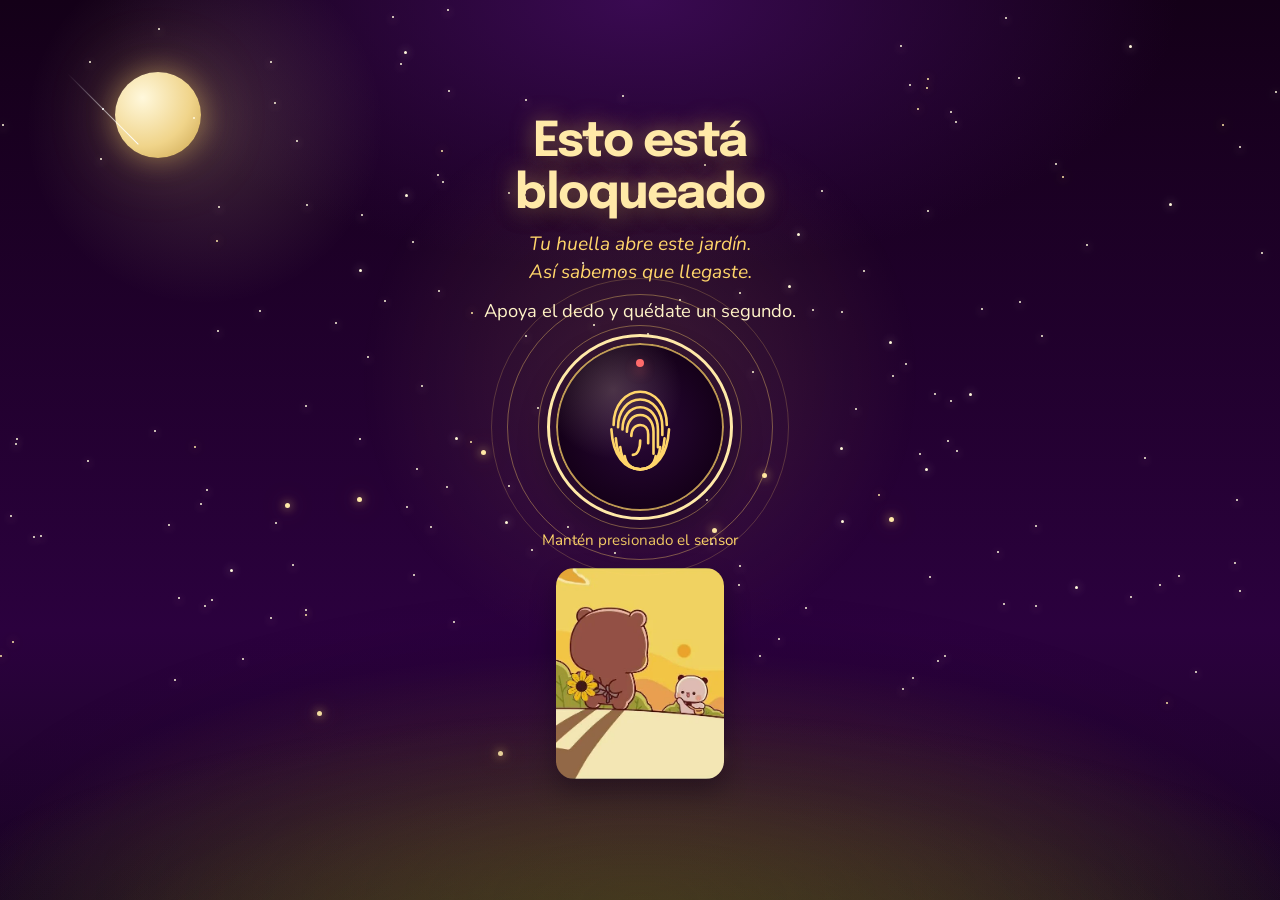
<file: index.html>
<!DOCTYPE html>
<html lang="es">
<head>
    <meta charset="UTF-8">
    <meta name="viewport" content="width=device-width, initial-scale=1.0">
    <title>Flores amarillas</title>
    <meta http-equiv="refresh" content="0; url=2026/">
    <link rel="canonical" href="2026/">
    <script>location.replace("2026/");</script>
</head>
<body>
    <p><a href="2026/">2026</a> · <a href="2025/">2025</a></p>
</body>
</html>
</file>
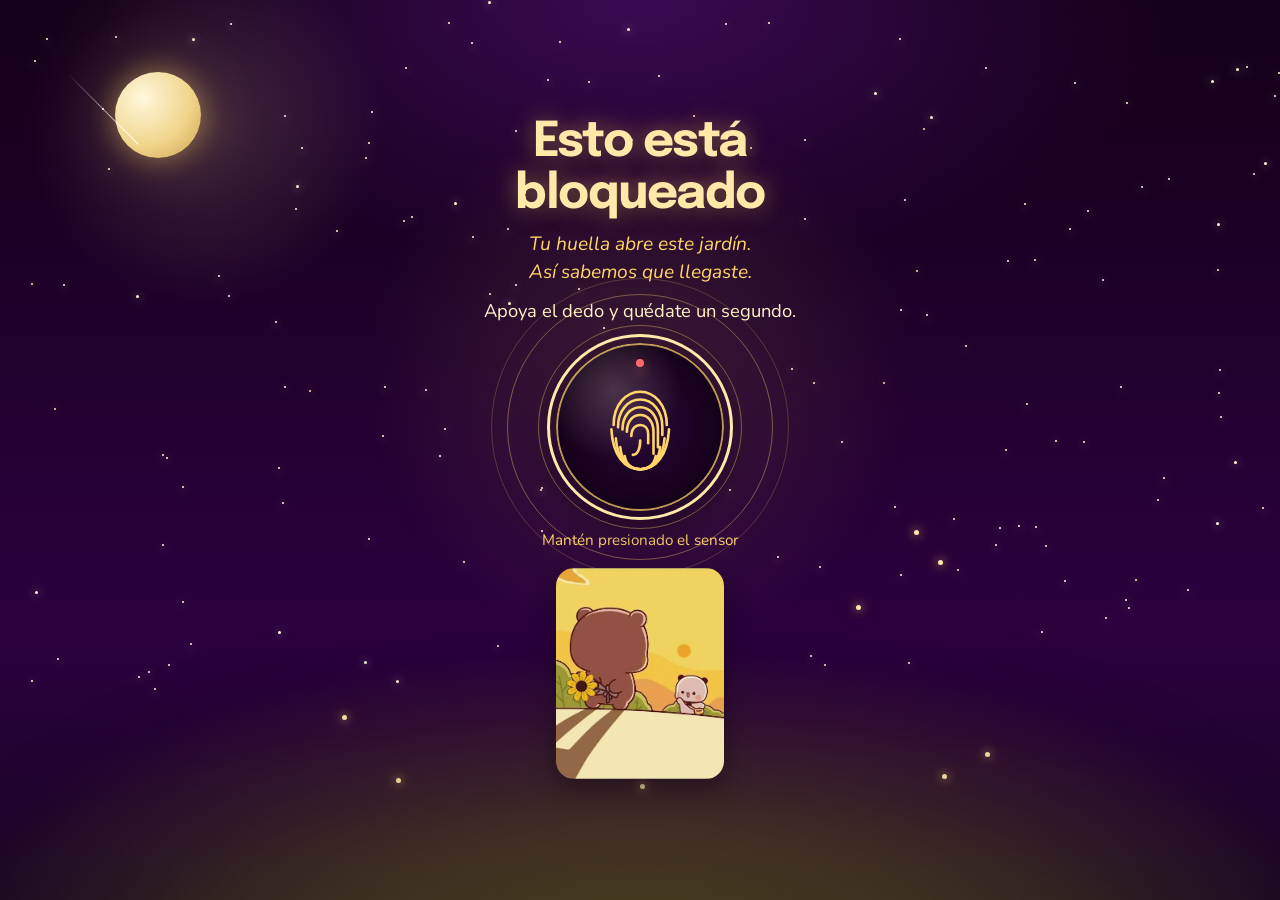
<file: 2026/index.html>
<!DOCTYPE html>
<html lang="es">
<head>
    <meta charset="UTF-8">
    <meta name="viewport" content="width=device-width, initial-scale=1.0, viewport-fit=cover">
    <title>Feliz día de las flores amarillas</title>
    <meta property="og:title" content="Feliz día de las Flores Amarillas">
    <meta property="og:description" content="Te regalo estas flores amarillas">
    <meta property="og:image" content="https://te-deseo-feliz-21-de-septiembre.netlify.app/assets/icon.png">
    <meta property="og:url" content="https://te-deseo-feliz-21-de-septiembre.netlify.app/2026/">
    <meta property="og:type" content="website">
    <meta name="twitter:card" content="summary_large_image">
    <meta name="twitter:title" content="Feliz día de las Flores Amarillas">
    <meta name="twitter:description" content="Te regalo estas flores amarillas">
    <meta name="twitter:image" content="https://te-deseo-feliz-21-de-septiembre.netlify.app/assets/icon.png">
    <link rel="preconnect" href="https://fonts.googleapis.com">
    <link rel="preconnect" href="https://fonts.gstatic.com" crossorigin="">
    <link href="https://fonts.googleapis.com/css2?family=Epilogue:wght@500;700&family=Nunito:wght@400;600&display=swap" rel="stylesheet">
    <link rel="stylesheet" href="/2026/css/index.css">
    <link rel="stylesheet" href="/2026/css/lock.css">
    <link rel="stylesheet" href="/2026/css/bouquet.css">
    <link rel="icon" href="data:image/svg+xml,%3Csvg xmlns='http://www.w3.org/2000/svg' viewBox='0 0 100 100'%3E%3Ccircle cx='50' cy='50' r='46' fill='%23ffd700'/%3E%3Ccircle cx='50' cy='50' r='16' fill='%23654321'/%3E%3C/svg%3E">
</head>
<body class="is-locked not-loaded">
    <!--
      THESIS: The garden stays shut until her fingerprint matches; the lock is a gold sensor in the same night, not a bank screen.
      OWN-WORLD: Deep plum night, liquid gold type, gold-ringed pad, scan as a petal of light.
      STORY: She finds it blocked, holds her print, hears it match, then the garden opens.
      FIRST VIEWPORT: Centered title, pulsing gold pad, hint under the sensor; garden waits behind the veil.
      FORM: Night garden lock. FINISH: unreviewed and undocumented is unfinished; this build ends with the finish review, the verdict, and DESIGN.md
    -->
    <div class="night" aria-hidden="true">
        <div class="moon"></div>
        <div class="field"></div>
        <div class="shooting-star"></div>
        <div class="shooting-star shooting-star--late"></div>
    </div>
    <div id="lock-gate" class="lock-gate" role="dialog" aria-modal="true" aria-labelledby="lock-title" aria-describedby="lock-context lock-status" data-state="idle">
        <div class="lock-gate__bloom" aria-hidden="true"></div>
        <div class="lock-gate__copy">
            <h1 id="lock-title" class="lock-gate__title">Esto está bloqueado</h1>
            <p id="lock-context" class="lock-gate__context">Tu huella abre este jardín. Así sabemos que llegaste.</p>
            <p id="lock-status" class="lock-gate__status" role="status" aria-live="polite" aria-atomic="true">Apoya el dedo y quédate un segundo.</p>
        </div>
        <button type="button" id="lock-pad" class="lock-pad" aria-describedby="lock-hint">
            <span class="lock-pad__rings" aria-hidden="true"></span>
            <span class="lock-pad__light" aria-hidden="true"></span>
            <span class="lock-pad__well" aria-hidden="true">
            <svg class="lock-pad__print" viewBox="0 0 80 96" fill="none">
                <path d="M16 46c0-18 11-30 24-30s24 12 24 30"></path>
                <path d="M20 48c0-15 9-25 20-25s20 10 20 25v7"></path>
                <path d="M24 50c0-12 7-20 16-20s16 8 16 20v16"></path>
                <path d="M28 52c0-9 5-15 12-15s12 6 12 15v20"></path>
                <path d="M32 56c0-6 3.2-10 8-10 4.2 0 7.2 3.2 7.2 8.4v8"></path>
                <path d="M40 60c0 8-2.6 13-6.6 13"></path>
                <path d="M14 50c1.4 24 12 36 26 36"></path>
                <path d="M66 50c-1.4 24-12 36-26 36"></path>
                <path d="M18 58c1.4 18 10 28 22 28"></path>
                <path d="M62 58c-1.4 18-10 28-22 28"></path>
                <path d="M22 66c1.2 12 8 20 18 20"></path>
                <path d="M58 66c-1.2 12-8 20-18 20"></path>
                <path d="M26 74c1 7 6 12 14 12"></path>
                <path d="M54 74c-1 7-6 12-14 12"></path>
            </svg>
            <svg class="lock-pad__check" viewBox="0 0 48 48" fill="none" aria-hidden="true">
                <path d="M12 24.5l8.2 8.2L36.5 16"></path>
            </svg>
            <span class="lock-pad__scan"></span>
            </span>
            <span class="visually-hidden">Poner huella biométrica</span>
        </button>
        <p id="lock-hint" class="lock-gate__hint">Mantén presionado el sensor</p>
        <img class="lock-sticker" src="img/bubu-hill.webp" width="415" height="521" alt="" aria-hidden="true">
        <div id="lock-burst" class="lock-burst" aria-hidden="true"></div>
    </div>
    <div id="falling-flower-container" aria-hidden="true"></div>
    <div class="stage" inert>
    <h1 class="love-title">Te traje<br>un jardín</h1>
    <img class="hug-sticker" src="img/bubu-dudu.webp" width="498" height="498" alt="" aria-hidden="true">
    <div class="poem-card">
        <span class="poem-card__seal" aria-hidden="true"></span>
        <span class="poem-card__press" aria-hidden="true"></span>
        <p id="poem-text"></p>
        <div class="poem-card-footer">
            <small>Con cariño, Crisjo</small>
        </div>
    </div>
    </div>
    <button type="button" id="listen-hint" class="listen-hint" hidden>Toca para oír</button>
    
    <div class="flowers" aria-hidden="true" inert>
        
        <div class="flower flower--1"><div class="flower__leafs flower__leafs--1"><div class="flower__leaf" style="transform: translate(-50%, -10%) rotate(0deg);"></div><div class="flower__leaf" style="transform: translate(-50%, -10%) rotate(30deg);"></div><div class="flower__leaf" style="transform: translate(-50%, -10%) rotate(60deg);"></div><div class="flower__leaf" style="transform: translate(-50%, -10%) rotate(90deg);"></div><div class="flower__leaf" style="transform: translate(-50%, -10%) rotate(120deg);"></div><div class="flower__leaf" style="transform: translate(-50%, -10%) rotate(150deg);"></div><div class="flower__leaf" style="transform: translate(-50%, -10%) rotate(180deg);"></div><div class="flower__leaf" style="transform: translate(-50%, -10%) rotate(210deg);"></div><div class="flower__leaf" style="transform: translate(-50%, -10%) rotate(240deg);"></div><div class="flower__leaf" style="transform: translate(-50%, -10%) rotate(270deg);"></div><div class="flower__leaf" style="transform: translate(-50%, -10%) rotate(300deg);"></div><div class="flower__leaf" style="transform: translate(-50%, -10%) rotate(330deg);"></div><div class="flower__white-circle"></div><div class="flower__light flower__light--1"></div><div class="flower__light flower__light--2"></div><div class="flower__light flower__light--3"></div><div class="flower__light flower__light--4"></div><div class="flower__light flower__light--5"></div><div class="flower__light flower__light--6"></div><div class="flower__light flower__light--7"></div><div class="flower__light flower__light--8"></div></div><div class="flower__line"><div class="flower__line__leaf flower__line__leaf--1"></div><div class="flower__line__leaf flower__line__leaf--2"></div><div class="flower__line__leaf flower__line__leaf--3"></div><div class="flower__line__leaf flower__line__leaf--4"></div></div></div>
        <div class="flower flower--2"><div class="flower__leafs flower__leafs--2"><div class="flower__leaf" style="transform: translate(-50%, -10%) rotate(0deg);"></div><div class="flower__leaf" style="transform: translate(-50%, -10%) rotate(30deg);"></div><div class="flower__leaf" style="transform: translate(-50%, -10%) rotate(60deg);"></div><div class="flower__leaf" style="transform: translate(-50%, -10%) rotate(90deg);"></div><div class="flower__leaf" style="transform: translate(-50%, -10%) rotate(120deg);"></div><div class="flower__leaf" style="transform: translate(-50%, -10%) rotate(150deg);"></div><div class="flower__leaf" style="transform: translate(-50%, -10%) rotate(180deg);"></div><div class="flower__leaf" style="transform: translate(-50%, -10%) rotate(210deg);"></div><div class="flower__leaf" style="transform: translate(-50%, -10%) rotate(240deg);"></div><div class="flower__leaf" style="transform: translate(-50%, -10%) rotate(270deg);"></div><div class="flower__leaf" style="transform: translate(-50%, -10%) rotate(300deg);"></div><div class="flower__leaf" style="transform: translate(-50%, -10%) rotate(330deg);"></div><div class="flower__white-circle"></div><div class="flower__light flower__light--1"></div><div class="flower__light flower__light--2"></div><div class="flower__light flower__light--3"></div><div class="flower__light flower__light--4"></div><div class="flower__light flower__light--5"></div><div class="flower__light flower__light--6"></div><div class="flower__light flower__light--7"></div><div class="flower__light flower__light--8"></div></div><div class="flower__line"><div class="flower__line__leaf flower__line__leaf--1"></div><div class="flower__line__leaf flower__line__leaf--2"></div><div class="flower__line__leaf flower__line__leaf--3"></div><div class="flower__line__leaf flower__line__leaf--4"></div></div></div>
        <div class="flower flower--3"><div class="flower__leafs flower__leafs--3"><div class="flower__leaf" style="transform: translate(-50%, -10%) rotate(0deg);"></div><div class="flower__leaf" style="transform: translate(-50%, -10%) rotate(30deg);"></div><div class="flower__leaf" style="transform: translate(-50%, -10%) rotate(60deg);"></div><div class="flower__leaf" style="transform: translate(-50%, -10%) rotate(90deg);"></div><div class="flower__leaf" style="transform: translate(-50%, -10%) rotate(120deg);"></div><div class="flower__leaf" style="transform: translate(-50%, -10%) rotate(150deg);"></div><div class="flower__leaf" style="transform: translate(-50%, -10%) rotate(180deg);"></div><div class="flower__leaf" style="transform: translate(-50%, -10%) rotate(210deg);"></div><div class="flower__leaf" style="transform: translate(-50%, -10%) rotate(240deg);"></div><div class="flower__leaf" style="transform: translate(-50%, -10%) rotate(270deg);"></div><div class="flower__leaf" style="transform: translate(-50%, -10%) rotate(300deg);"></div><div class="flower__leaf" style="transform: translate(-50%, -10%) rotate(330deg);"></div><div class="flower__white-circle"></div><div class="flower__light flower__light--1"></div><div class="flower__light flower__light--2"></div><div class="flower__light flower__light--3"></div><div class="flower__light flower__light--4"></div><div class="flower__light flower__light--5"></div><div class="flower__light flower__light--6"></div><div class="flower__light flower__light--7"></div><div class="flower__light flower__light--8"></div></div><div class="flower__line"><div class="flower__line__leaf flower__line__leaf--1"></div><div class="flower__line__leaf flower__line__leaf--2"></div><div class="flower__line__leaf flower__line__leaf--3"></div><div class="flower__line__leaf flower__line__leaf--4"></div></div></div>
        <div class="flower flower--4"><div class="flower__leafs flower__leafs--4"><div class="flower__leaf" style="transform: translate(-50%, -10%) rotate(0deg);"></div><div class="flower__leaf" style="transform: translate(-50%, -10%) rotate(30deg);"></div><div class="flower__leaf" style="transform: translate(-50%, -10%) rotate(60deg);"></div><div class="flower__leaf" style="transform: translate(-50%, -10%) rotate(90deg);"></div><div class="flower__leaf" style="transform: translate(-50%, -10%) rotate(120deg);"></div><div class="flower__leaf" style="transform: translate(-50%, -10%) rotate(150deg);"></div><div class="flower__leaf" style="transform: translate(-50%, -10%) rotate(180deg);"></div><div class="flower__leaf" style="transform: translate(-50%, -10%) rotate(210deg);"></div><div class="flower__leaf" style="transform: translate(-50%, -10%) rotate(240deg);"></div><div class="flower__leaf" style="transform: translate(-50%, -10%) rotate(270deg);"></div><div class="flower__leaf" style="transform: translate(-50%, -10%) rotate(300deg);"></div><div class="flower__leaf" style="transform: translate(-50%, -10%) rotate(330deg);"></div><div class="flower__white-circle"></div><div class="flower__light flower__light--1"></div><div class="flower__light flower__light--2"></div><div class="flower__light flower__light--3"></div><div class="flower__light flower__light--4"></div><div class="flower__light flower__light--5"></div><div class="flower__light flower__light--6"></div><div class="flower__light flower__light--7"></div><div class="flower__light flower__light--8"></div></div><div class="flower__line"><div class="flower__line__leaf flower__line__leaf--1"></div><div class="flower__line__leaf flower__line__leaf--2"></div><div class="flower__line__leaf flower__line__leaf--3"></div><div class="flower__line__leaf flower__line__leaf--4"></div></div></div>
        <div class="flower flower--5"><div class="flower__leafs flower__leafs--5"><div class="flower__leaf" style="transform: translate(-50%, -10%) rotate(0deg);"></div><div class="flower__leaf" style="transform: translate(-50%, -10%) rotate(30deg);"></div><div class="flower__leaf" style="transform: translate(-50%, -10%) rotate(60deg);"></div><div class="flower__leaf" style="transform: translate(-50%, -10%) rotate(90deg);"></div><div class="flower__leaf" style="transform: translate(-50%, -10%) rotate(120deg);"></div><div class="flower__leaf" style="transform: translate(-50%, -10%) rotate(150deg);"></div><div class="flower__leaf" style="transform: translate(-50%, -10%) rotate(180deg);"></div><div class="flower__leaf" style="transform: translate(-50%, -10%) rotate(210deg);"></div><div class="flower__leaf" style="transform: translate(-50%, -10%) rotate(240deg);"></div><div class="flower__leaf" style="transform: translate(-50%, -10%) rotate(270deg);"></div><div class="flower__leaf" style="transform: translate(-50%, -10%) rotate(300deg);"></div><div class="flower__leaf" style="transform: translate(-50%, -10%) rotate(330deg);"></div><div class="flower__white-circle"></div><div class="flower__light flower__light--1"></div><div class="flower__light flower__light--2"></div><div class="flower__light flower__light--3"></div><div class="flower__light flower__light--4"></div><div class="flower__light flower__light--5"></div><div class="flower__light flower__light--6"></div><div class="flower__light flower__light--7"></div><div class="flower__light flower__light--8"></div></div><div class="flower__line"><div class="flower__line__leaf flower__line__leaf--1"></div><div class="flower__line__leaf flower__line__leaf--2"></div><div class="flower__line__leaf flower__line__leaf--3"></div><div class="flower__line__leaf flower__line__leaf--4"></div></div></div>
        <div class="flower flower--6"><div class="flower__leafs"><div class="flower__leaf" style="transform: translate(-50%, -10%) rotate(0deg);"></div><div class="flower__leaf" style="transform: translate(-50%, -10%) rotate(30deg);"></div><div class="flower__leaf" style="transform: translate(-50%, -10%) rotate(60deg);"></div><div class="flower__leaf" style="transform: translate(-50%, -10%) rotate(90deg);"></div><div class="flower__leaf" style="transform: translate(-50%, -10%) rotate(120deg);"></div><div class="flower__leaf" style="transform: translate(-50%, -10%) rotate(150deg);"></div><div class="flower__leaf" style="transform: translate(-50%, -10%) rotate(180deg);"></div><div class="flower__leaf" style="transform: translate(-50%, -10%) rotate(210deg);"></div><div class="flower__leaf" style="transform: translate(-50%, -10%) rotate(240deg);"></div><div class="flower__leaf" style="transform: translate(-50%, -10%) rotate(270deg);"></div><div class="flower__leaf" style="transform: translate(-50%, -10%) rotate(300deg);"></div><div class="flower__leaf" style="transform: translate(-50%, -10%) rotate(330deg);"></div><div class="flower__white-circle"></div><div class="flower__light flower__light--1"></div><div class="flower__light flower__light--2"></div><div class="flower__light flower__light--3"></div><div class="flower__light flower__light--4"></div></div><div class="flower__line"><div class="flower__line__leaf flower__line__leaf--1"></div><div class="flower__line__leaf flower__line__leaf--2"></div><div class="flower__line__leaf flower__line__leaf--3"></div><div class="flower__line__leaf flower__line__leaf--4"></div></div></div>
        <div class="flower flower--7"><div class="flower__leafs"><div class="flower__leaf" style="transform: translate(-50%, -10%) rotate(0deg);"></div><div class="flower__leaf" style="transform: translate(-50%, -10%) rotate(30deg);"></div><div class="flower__leaf" style="transform: translate(-50%, -10%) rotate(60deg);"></div><div class="flower__leaf" style="transform: translate(-50%, -10%) rotate(90deg);"></div><div class="flower__leaf" style="transform: translate(-50%, -10%) rotate(120deg);"></div><div class="flower__leaf" style="transform: translate(-50%, -10%) rotate(150deg);"></div><div class="flower__leaf" style="transform: translate(-50%, -10%) rotate(180deg);"></div><div class="flower__leaf" style="transform: translate(-50%, -10%) rotate(210deg);"></div><div class="flower__leaf" style="transform: translate(-50%, -10%) rotate(240deg);"></div><div class="flower__leaf" style="transform: translate(-50%, -10%) rotate(270deg);"></div><div class="flower__leaf" style="transform: translate(-50%, -10%) rotate(300deg);"></div><div class="flower__leaf" style="transform: translate(-50%, -10%) rotate(330deg);"></div><div class="flower__white-circle"></div><div class="flower__light flower__light--1"></div><div class="flower__light flower__light--2"></div><div class="flower__light flower__light--3"></div><div class="flower__light flower__light--4"></div></div><div class="flower__line"><div class="flower__line__leaf flower__line__leaf--1"></div><div class="flower__line__leaf flower__line__leaf--2"></div><div class="flower__line__leaf flower__line__leaf--3"></div><div class="flower__line__leaf flower__line__leaf--4"></div></div></div>
        <div class="grow-ans" style="--d:1.2s"><div class="flower__g-long"><div class="flower__g-long__top"></div><div class="flower__g-long__bottom"></div></div></div>
        <div class="growing-grass"><div class="flower__grass flower__grass--1"><div class="flower__grass--top"></div><div class="flower__grass--bottom"></div><div class="flower__grass__leaf flower__grass__leaf--1"></div><div class="flower__grass__leaf flower__grass__leaf--2"></div><div class="flower__grass__leaf flower__grass__leaf--3"></div><div class="flower__grass__leaf flower__grass__leaf--4"></div><div class="flower__grass__leaf flower__grass__leaf--5"></div><div class="flower__grass__leaf flower__grass__leaf--6"></div><div class="flower__grass__leaf flower__grass__leaf--7"></div><div class="flower__grass__leaf flower__grass__leaf--8"></div><div class="flower__grass__overlay"></div></div></div>
        <div class="growing-grass"><div class="flower__grass flower__grass--2"><div class="flower__grass--top"></div><div class="flower__grass--bottom"></div><div class="flower__grass__leaf flower__grass__leaf--1"></div><div class="flower__grass__leaf flower__grass__leaf--2"></div><div class="flower__grass__leaf flower__grass__leaf--3"></div><div class="flower__grass__leaf flower__grass__leaf--4"></div><div class="flower__grass__leaf flower__grass__leaf--5"></div><div class="flower__grass__leaf flower__grass__leaf--6"></div><div class="flower__grass__leaf flower__grass__leaf--7"></div><div class="flower__grass__leaf flower__grass__leaf--8"></div><div class="flower__grass__overlay"></div></div></div>
        <div class="growing-grass"><div class="flower__grass flower__grass--3"><div class="flower__grass--top"></div><div class="flower__grass--bottom"></div><div class="flower__grass__leaf flower__grass__leaf--1"></div><div class="flower__grass__leaf flower__grass__leaf--2"></div><div class="flower__grass__leaf flower__grass__leaf--3"></div><div class="flower__grass__leaf flower__grass__leaf--4"></div><div class="flower__grass__leaf flower__grass__leaf--5"></div><div class="flower__grass__leaf flower__grass__leaf--6"></div><div class="flower__grass__overlay"></div></div></div>
        <div class="growing-grass"><div class="flower__grass flower__grass--4"><div class="flower__grass--top"></div><div class="flower__grass--bottom"></div><div class="flower__grass__leaf flower__grass__leaf--1"></div><div class="flower__grass__leaf flower__grass__leaf--2"></div><div class="flower__grass__leaf flower__grass__leaf--3"></div><div class="flower__grass__leaf flower__grass__leaf--4"></div><div class="flower__grass__overlay"></div></div></div>
        <div class="growing-grass"><div class="flower__grass flower__grass--5"><div class="flower__grass--top"></div><div class="flower__grass--bottom"></div><div class="flower__grass__leaf flower__grass__leaf--1"></div><div class="flower__grass__leaf flower__grass__leaf--2"></div><div class="flower__grass__leaf flower__grass__leaf--3"></div><div class="flower__grass__leaf flower__grass__leaf--4"></div><div class="flower__grass__leaf flower__grass__leaf--5"></div><div class="flower__grass__overlay"></div></div></div>
        <div class="growing-grass"><div class="flower__grass flower__grass--6"><div class="flower__grass--top"></div><div class="flower__grass--bottom"></div><div class="flower__grass__leaf flower__grass__leaf--1"></div><div class="flower__grass__leaf flower__grass__leaf--2"></div><div class="flower__grass__leaf flower__grass__leaf--3"></div><div class="flower__grass__leaf flower__grass__leaf--4"></div><div class="flower__grass__leaf flower__grass__leaf--5"></div><div class="flower__grass__leaf flower__grass__leaf--6"></div><div class="flower__grass__overlay"></div></div></div>
        <div class="growing-grass"><div class="flower__grass flower__grass--7"><div class="flower__grass--top"></div><div class="flower__grass--bottom"></div><div class="flower__grass__leaf flower__grass__leaf--1"></div><div class="flower__grass__leaf flower__grass__leaf--2"></div><div class="flower__grass__leaf flower__grass__leaf--3"></div><div class="flower__grass__leaf flower__grass__leaf--4"></div><div class="flower__grass__overlay"></div></div></div>
        <div class="growing-grass"><div class="flower__grass flower__grass--8"><div class="flower__grass--top"></div><div class="flower__grass--bottom"></div><div class="flower__grass__leaf flower__grass__leaf--1"></div><div class="flower__grass__leaf flower__grass__leaf--2"></div><div class="flower__grass__leaf flower__grass__leaf--3"></div><div class="flower__grass__leaf flower__grass__leaf--4"></div><div class="flower__grass__leaf flower__grass__leaf--5"></div><div class="flower__grass__overlay"></div></div></div>
        <div class="growing-grass"><div class="flower__grass flower__grass--9"><div class="flower__grass--top"></div><div class="flower__grass--bottom"></div><div class="flower__grass__leaf flower__grass__leaf--1"></div><div class="flower__grass__leaf flower__grass__leaf--2"></div><div class="flower__grass__leaf flower__grass__leaf--3"></div><div class="flower__grass__overlay"></div></div></div>
        <div class="growing-grass"><div class="flower__grass flower__grass--10"><div class="flower__grass--top"></div><div class="flower__grass--bottom"></div><div class="flower__grass__leaf flower__grass__leaf--1"></div><div class="flower__grass__leaf flower__grass__leaf--2"></div><div class="flower__grass__leaf flower__grass__leaf--3"></div><div class="flower__grass__overlay"></div></div></div>
        <div class="bouquet-glow" aria-hidden="true"></div>
        <div class="bouquet-wrap">
            <svg class="bouquet-wrap__paper" viewBox="0 0 200 240" aria-hidden="true">
                <defs>
                    <linearGradient id="wrap-paper" x1="28" y1="0" x2="176" y2="240" gradientUnits="userSpaceOnUse">
                        <stop offset="0" stop-color="#f3e2b0"></stop>
                        <stop offset="0.36" stop-color="#e0c07a"></stop>
                        <stop offset="0.5" stop-color="#f6e4b4"></stop>
                        <stop offset="0.72" stop-color="#c9a154"></stop>
                        <stop offset="1" stop-color="#9a7430"></stop>
                    </linearGradient>
                    <linearGradient id="wrap-crease" x1="92" y1="10" x2="122" y2="214" gradientUnits="userSpaceOnUse">
                        <stop offset="0" stop-color="rgba(255,252,240,0)"></stop>
                        <stop offset="0.42" stop-color="rgba(255,250,230,0.55)"></stop>
                        <stop offset="1" stop-color="rgba(255,252,240,0)"></stop>
                    </linearGradient>
                </defs>
                <path fill="url(#wrap-paper)" d="M2 16C48 0 80 12 100 8 120 12 152 0 198 16L168 110 146 198C134 228 66 228 54 198L32 110Z"></path>
                <path fill="url(#wrap-crease)" d="M88 14 118 18 108 206 78 198Z"></path>
                <path fill="none" stroke="rgba(255,250,240,0.42)" stroke-width="2.4" d="M132 22 120 196"></path>
                <path fill="none" stroke="rgba(160,120,50,0.18)" stroke-width="2" d="M68 22 82 196"></path>
            </svg>
            <div class="bouquet-wrap__mouth"></div>
            <div class="bouquet-wrap__ribbon"></div>
            <div class="bouquet-wrap__bow">
                <span class="bouquet-wrap__loop bouquet-wrap__loop--left"></span>
                <span class="bouquet-wrap__knot"></span>
                <span class="bouquet-wrap__loop bouquet-wrap__loop--right"></span>
            </div>
            <div class="bouquet-wrap__tail bouquet-wrap__tail--left"></div>
            <div class="bouquet-wrap__tail bouquet-wrap__tail--right"></div>
        </div>
    </div>

    <audio id="audioPlayer" loop hidden preload="auto">
        <source src="/sound.mp3" type="audio/mpeg">
    </audio> 
    <script type="module" src="/2026/js/index.js"></script>
</body>
</html>
</file>
<file: 2026/css/index.css>
*,
*::after,
*::before {
    padding: 0;
    margin: 0;
    box-sizing: border-box;
}

:root {
    --night-deep: #140018;
    --night-mid: #2b013e;
    --gold: #ffd56a;
    --gold-hot: #ffe9a8;
    --gold-ink: #fff3c8;
    --veil: rgba(20, 0, 24, 0.55);
    --fl-speed: 0.8s;
    --speed-leaf: 2s;
    --petal-gradient-start: #ff8c00;
    --petal-gradient-mid: #ffd700;
    --petal-gradient-end: #ffff00;
    --petal-shadow: rgba(255, 215, 0, 0.4);
    --center-color-1: #654321;
    --center-color-2: #8b4513;
    --center-color-3: #2f1b14;
    --center-shadow: rgba(139, 69, 19, 0.6);
    --stem-gradient-1: #2d5016;
    --stem-gradient-2: #4a7c23;
    --stem-gradient-3: #6b8e23;
    --leaf-gradient-1: rgba(45, 80, 22, 0.6);
    --leaf-gradient-2: #4a7c23;
    --leaf-gradient-3: #6b8e23;
    --grass-color: #4a7c23;
    --light-seeds-1: #8b4513;
    --light-seeds-2: #654321;
    --light-seeds-shadow: rgba(139, 69, 19, 0.8);
    --bouquet-scale: 0.46;
}

html,
body {
    width: 100%;
    height: 100%;
    height: 100dvh;
    overflow: hidden;
}

button {
    -webkit-user-select: none;
    user-select: none;
    -webkit-touch-callout: none;
}

body {
    background:
        radial-gradient(ellipse 90% 48% at 50% 100%, rgba(255, 186, 60, 0.28), transparent 58%),
        radial-gradient(circle 18rem at 16% 14%, rgba(255, 233, 168, 0.16), transparent 62%),
        radial-gradient(ellipse 70% 50% at 50% 0%, #3a0a52, transparent 60%),
        linear-gradient(180deg, var(--night-deep), var(--night-mid) 70%, #1a0524);
    color: var(--gold-ink);
    font-family: Nunito, "Segoe UI", sans-serif;
    overscroll-behavior: none;
    position: relative;
}

.night {
    position: fixed;
    inset: 0;
    pointer-events: none;
    z-index: 1;
}

.moon {
    position: absolute;
    top: 8%;
    left: 9%;
    width: clamp(52px, 8vw, 86px);
    height: clamp(52px, 8vw, 86px);
    border-radius: 50%;
    background: radial-gradient(circle at 32% 30%, #fff8dc, #f0d48a 58%, #c9a24a);
    box-shadow:
        8px 6px 0 -18px rgba(255, 248, 220, 0.18),
        0 0 28px rgba(255, 213, 106, 0.45),
        0 0 72px rgba(255, 213, 106, 0.22);
}

.field {
    position: absolute;
    left: -12%;
    right: -12%;
    bottom: -10%;
    height: 32%;
    background:
        radial-gradient(ellipse at 50% 88%, rgba(48, 78, 18, 0.55), transparent 68%),
        radial-gradient(ellipse at 50% 100%, rgba(255, 186, 60, 0.18), transparent 52%);
}

.star {
    position: absolute;
    width: 2px;
    height: 2px;
    background: #fff8dc;
    border-radius: 50%;
    box-shadow: 0 2px 8px rgba(255, 248, 220, 0.85);
    animation: twinkle 5s ease-in-out infinite;
}

.star--bright {
    width: 3px;
    height: 3px;
    box-shadow: 0 0 10px rgba(255, 248, 220, 0.95);
}

.star--gold {
    background: var(--gold-hot);
    box-shadow: 0 0 10px rgba(255, 213, 106, 0.9);
}

.firefly {
    position: absolute;
    width: 5px;
    height: 5px;
    border-radius: 50%;
    background: var(--gold-hot);
    box-shadow: 0 0 10px var(--gold), 0 0 22px rgba(255, 213, 106, 0.7);
    animation: firefly-drift 9s ease-in-out infinite;
}

@keyframes firefly-drift {
    0%,
    100% { transform: translate(0, 0) scale(0.7); opacity: 0.25; }
    40% { transform: translate(18px, -28px) scale(1); opacity: 1; }
    70% { transform: translate(-14px, -12px) scale(0.85); opacity: 0.55; }
}

@keyframes twinkle {
    0%,
    100% { opacity: 0.35; }
    50% { opacity: 1; }
}

.shooting-star {
    position: absolute;
    top: 8%;
    left: 20%;
    width: 2px;
    height: 2px;
    background: #fff;
    border-radius: 50%;
    animation: shoot 14s cubic-bezier(0.16, 1, 0.3, 1) infinite;
    animation-delay: 3s;
}

.shooting-star::after {
    content: "";
    position: absolute;
    top: 50%;
    left: 50%;
    width: 90px;
    height: 1px;
    transform: translate(-50%, -50%) rotate(32deg);
    background: linear-gradient(to left, #fff, transparent);
}

@keyframes shoot {
    0% { transform: translate(0, 0); opacity: 1; }
    70%,
    100% { transform: translate(70vw, 45vh); opacity: 0; }
}

.stage {
    position: fixed;
    inset: 0;
    z-index: 30;
    display: grid;
    grid-template-columns: 1fr;
    grid-template-rows: auto minmax(0, 30vh);
    justify-items: center;
    align-content: start;
    gap: 12px;
    padding: max(14px, env(safe-area-inset-top)) max(14px, env(safe-area-inset-right)) 0 max(14px, env(safe-area-inset-left));
    pointer-events: none;
}

.stage > * {
    pointer-events: auto;
}

.love-title,
.poem-card,
.hug-sticker {
    opacity: 0;
    transform: translateY(12px);
    filter: blur(8px);
}

body:not(.not-loaded) .love-title,
body:not(.not-loaded) .poem-card,
body:not(.not-loaded) .hug-sticker {
    animation: rise-in 1.1s cubic-bezier(0.16, 1, 0.3, 1) forwards;
}

body:not(.not-loaded) .love-title {
    animation:
        rise-in 1.1s cubic-bezier(0.16, 1, 0.3, 1) 1.15s forwards,
        gold-pulse 3.6s ease-in-out 2.3s infinite;
}
body:not(.not-loaded) .poem-card { animation-delay: 1.45s; }
body:not(.not-loaded) .hug-sticker { animation-delay: 1.7s; }

@keyframes rise-in {
    to {
        opacity: 1;
        transform: translateY(0);
        filter: blur(0);
    }
}

.hug-sticker {
    position: fixed;
    left: max(8px, env(safe-area-inset-left));
    bottom: max(10px, env(safe-area-inset-bottom));
    z-index: 32;
    width: min(34vw, 148px);
    height: auto;
    pointer-events: none;
    filter: drop-shadow(0 10px 16px rgba(20, 0, 24, 0.4));
}

.love-title {
    width: min(100%, 11ch);
    color: var(--gold-hot);
    font-family: Epilogue, "Segoe UI", sans-serif;
    font-size: clamp(1.45rem, 6vw, 3rem);
    font-weight: 700;
    letter-spacing: -0.03em;
    line-height: 1.1;
    text-align: center;
    text-wrap: balance;
    text-shadow:
        0 8px 18px rgba(20, 0, 24, 0.45),
        0 0 22px rgba(255, 213, 106, 0.55);
    animation-name: rise-in, gold-pulse;
    animation-duration: 1.1s, 3.6s;
    animation-timing-function: cubic-bezier(0.16, 1, 0.3, 1), ease-in-out;
    animation-iteration-count: 1, infinite;
    animation-delay: 1.15s, 2.3s;
}

@keyframes gold-pulse {
    0%,
    100% { text-shadow: 0 8px 18px rgba(20, 0, 24, 0.45), 0 0 18px rgba(255, 213, 106, 0.4); }
    50% { text-shadow: 0 8px 18px rgba(20, 0, 24, 0.45), 0 0 32px rgba(255, 233, 168, 0.75); }
}

.listen-hint {
    position: fixed;
    left: 50%;
    bottom: max(18px, env(safe-area-inset-bottom));
    z-index: 40;
    transform: translateX(-50%);
    border: 0;
    padding: 10px 14px;
    background: transparent;
    color: var(--gold);
    font-family: Nunito, "Segoe UI", sans-serif;
    font-size: 0.88rem;
    font-weight: 600;
    letter-spacing: 0.02em;
    text-shadow: 0 0 14px rgba(255, 213, 106, 0.75);
    cursor: pointer;
    min-height: 44px;
}

.listen-hint:focus-visible {
    outline: 3px solid var(--gold-hot);
    outline-offset: 3px;
}

.listen-hint[hidden] {
    display: none;
}

#audioPlayer {
    display: none;
}

.poem-card {
    position: relative;
    width: min(100%, 400px);
    max-height: 32vh;
    min-height: 0;
    padding: 22px 20px 16px;
    overflow-y: auto;
    overflow-anchor: none;
    -webkit-overflow-scrolling: touch;
    border-radius: 4px 14px 4px 14px;
    background:
        linear-gradient(115deg, rgba(255, 236, 180, 0.1), transparent 42%),
        linear-gradient(180deg, #4a2a58, #2a1436);
    box-shadow:
        0 16px 36px rgba(8, 0, 12, 0.42),
        inset 0 1px 0 rgba(255, 233, 168, 0.18);
}

.poem-card__seal {
    position: absolute;
    top: 10px;
    right: 12px;
    width: 28px;
    height: 28px;
    border-radius: 50%;
    background:
        radial-gradient(circle at 35% 32%, #ffe9a8, #e3b12a 58%, #a87a12);
    box-shadow: 0 4px 8px rgba(80, 40, 0, 0.35);
}

.poem-card__seal::after {
    content: "";
    position: absolute;
    inset: 7px;
    border-radius: 50%;
    box-shadow: inset 0 0 0 1.5px rgba(80, 40, 0, 0.28);
}

.poem-card__press {
    position: absolute;
    left: 10px;
    bottom: 10px;
    width: 18px;
    height: 18px;
    border-radius: 50%;
    background:
        radial-gradient(circle at 50% 50%, #654321 28%, transparent 29%),
        conic-gradient(from 12deg, #ffd700, #ff8c00, #ffd700, #ffff00, #ffd700);
    opacity: 0.72;
    transform: rotate(-18deg);
}

#poem-text {
    color: var(--gold-ink);
    font-size: clamp(0.92rem, 2.4vw, 1.05rem);
    line-height: 1.55;
    white-space: pre-wrap;
}

#poem-text::after {
    content: "|";
    margin-left: 4px;
    animation: blink-caret 0.75s step-end infinite;
}

#poem-text.typing-done::after {
    animation: none;
    opacity: 0;
}

@keyframes blink-caret {
    50% { opacity: 0; }
}

.poem-card-footer {
    margin-top: 12px;
    text-align: center;
}

.poem-card-footer small {
    color: var(--gold);
    font-size: 0.75rem;
    font-style: italic;
}

#falling-flower-container {
    position: fixed;
    inset: 0;
    pointer-events: none;
    z-index: 8;
    overflow: hidden;
}

.falling-flower-wrapper {
    position: absolute;
    top: 0;
    left: 0;
    animation: petal-from-bloom linear forwards;
}

.falling-flower {
    background-image: url('data:image/svg+xml;utf8,<svg viewBox="0 0 100 100" xmlns="http://www.w3.org/2000/svg"><path fill="%23FFD700" d="M50 0 L58.7 34.5 L90.5 25 L65.5 41.3 L99 61.8 L61.8 61.8 L75 90.5 L50 67 L25 90.5 L38.2 61.8 L1 61.8 L34.5 41.3 L9.5 25 L41.3 34.5 Z"/><circle cx="50" cy="50" r="20" fill="%23654321"/></svg>');
    background-size: contain;
    background-repeat: no-repeat;
    animation: sway 4s ease-in-out infinite alternate;
}

@keyframes petal-from-bloom {
    0% {
        transform: translate(var(--origin-x), var(--origin-y)) rotate(0deg);
        opacity: 0.95;
    }
    100% {
        transform: translate(var(--end-x), var(--end-y)) rotate(var(--spin));
        opacity: 0;
    }
}

@keyframes sway {
    from { transform: translateX(-18px) rotate(-30deg); }
    to { transform: translateX(18px) rotate(30deg); }
}

.not-loaded .flowers *,
.not-loaded .stage,
.not-loaded .stage *,
.not-loaded .falling-flower-wrapper {
    animation-play-state: paused !important;
}

body.is-locked:not(.is-unlocking) .stage,
body.is-locked:not(.is-unlocking) .flowers {
    opacity: 0;
    visibility: hidden;
}

@media (max-width: 699px) {
    :root { --bouquet-scale: 0.82; }

    .moon {
        top: 6%;
        left: auto;
        right: 8%;
    }

    .stage {
        grid-template-rows: auto auto;
        gap: 8px;
        padding-bottom: 0;
    }

    .love-title {
        font-size: clamp(1.3rem, 7vw, 1.85rem);
    }

    .poem-card {
        width: min(100%, 22rem);
        max-height: none;
        padding: 12px 14px 10px;
    }

    #poem-text {
        font-size: 0.86rem;
        line-height: 1.4;
    }

    .poem-card-footer {
        margin-top: 8px;
    }

    .hug-sticker {
        left: auto;
        right: max(8px, env(safe-area-inset-right));
        bottom: max(12px, env(safe-area-inset-bottom));
        width: min(22vw, 88px);
    }
}

@media (min-width: 700px) {
    :root { --bouquet-scale: 0.72; }

    .stage {
        grid-template-columns: minmax(0, 1fr) minmax(240px, 380px);
        grid-template-rows: auto 1fr;
        grid-template-areas:
            "title title"
            ". poem";
        justify-items: stretch;
        column-gap: 20px;
        padding: max(20px, env(safe-area-inset-top)) 3.5vw 20px;
    }

    .love-title {
        grid-area: title;
        width: auto;
        max-width: none;
        justify-self: center;
    }

    .poem-card {
        grid-area: poem;
        width: 100%;
        max-height: min(42vh, calc(100dvh - 220px));
        align-self: start;
    }
}

@media (min-width: 1100px) {
    :root { --bouquet-scale: 0.8; }

    .stage {
        grid-template-columns: minmax(0, 1fr) minmax(280px, 400px);
        column-gap: 32px;
    }
}

@media (max-width: 699px) and (orientation: landscape) {
    :root { --bouquet-scale: 0.34; }

    .stage {
        grid-template-columns: minmax(0, 1fr) minmax(180px, 1fr);
        grid-template-rows: auto 1fr;
        grid-template-areas:
            "title title"
            ". poem";
        justify-items: stretch;
    }

    .love-title {
        grid-area: title;
        max-width: none;
        width: auto;
    }

    .poem-card {
        width: 100%;
        max-height: calc(100dvh - 72px);
    }
}

@media (prefers-reduced-motion: reduce) {
    *,
    *::before,
    *::after {
        animation-duration: 0.01ms !important;
        animation-iteration-count: 1 !important;
        transition-duration: 0.01ms !important;
    }

    .love-title,
    .poem-card,
    .hug-sticker {
        opacity: 1;
        transform: none;
        filter: none;
    }

    .firefly {
        animation: none;
        opacity: 0.55;
    }
}
        .flowers { 
            position: fixed; 
            bottom: 0;
            left: 50%;
            width: 0;
            height: 0;
            transform: scale(var(--bouquet-scale, 0.48)); 
            transform-origin: bottom center;
            perspective: 1000px;
            z-index: 10; 
            pointer-events: none;
            visibility: visible;
            opacity: 1;
        }
        .flower { position: absolute; bottom: 0; transform-origin: bottom center; z-index: 50; will-change: transform; visibility: visible; opacity: 1; }
        .flower--1 { animation: moving-flower-1 4s linear infinite; }
        .flower--1 .flower__leaf { width: 26vmin; height: 7vmin; }
        .flower--1 .flower__white-circle { width: 11vmin; height: 11vmin; left: -4.5vmin; top: -4.5vmin; }
        .flower--1 .flower__line { height: 70vmin; animation-delay: 0.3s; }
        .flower--1 .flower__line__leaf--1 { animation: blooming-leaf-right var(--fl-speed) 1.6s backwards; }
        .flower--1 .flower__line__leaf--2 { animation: blooming-leaf-right var(--fl-speed) 1.4s backwards; }
        .flower--1 .flower__line__leaf--3 { animation: blooming-leaf-left var(--fl-speed) 1.2s backwards; }
        .flower--1 .flower__line__leaf--4 { animation: blooming-leaf-left var(--fl-speed) 1s backwards; }
        .flower--2 { left: 50%; transform: rotate(20deg); animation: moving-flower-2 4s linear infinite; }
        .flower--2 .flower__leaf { width: 18vmin; height: 5vmin; }
        .flower--2 .flower__white-circle { width: 8vmin; height: 8vmin; left: -3vmin; top: -3vmin; }
        .flower--2 .flower__line { height: 50vmin; animation-delay: 0.6s; }
        .flower--2 .flower__line__leaf--1 { animation: blooming-leaf-right var(--fl-speed) 1.9s backwards; }
        .flower--2 .flower__line__leaf--2 { animation: blooming-leaf-right var(--fl-speed) 1.7s backwards; }
        .flower--2 .flower__line__leaf--3 { animation: blooming-leaf-left var(--fl-speed) 1.5s backwards; }
        .flower--2 .flower__line__leaf--4 { animation: blooming-leaf-left var(--fl-speed) 1.3s backwards; }
        .flower--3 { left: 50%; transform: rotate(-15deg); animation: moving-flower-3 4s linear infinite; }
        .flower--3 .flower__leaf { width: 21vmin; height: 5.6vmin; }
        .flower--3 .flower__line { animation-delay: 0.9s; }
        .flower--3 .flower__line__leaf--1 { animation: blooming-leaf-right var(--fl-speed) 2.5s backwards; }
        .flower--3 .flower__line__leaf--2 { animation: blooming-leaf-right var(--fl-speed) 2.3s backwards; }
        .flower--3 .flower__line__leaf--3 { animation: blooming-leaf-left var(--fl-speed) 2.1s backwards; }
        .flower--3 .flower__line__leaf--4 { animation: blooming-leaf-left var(--fl-speed) 1.9s backwards; }
        .flower--4 { left: -25%; z-index: -6; transform: rotate(10deg); animation: moving-flower-4 3.5s linear infinite; }
        .flower--4 .flower__leaf { width: 16vmin; height: 4.5vmin; }
        .flower--4 .flower__white-circle { width: 7.5vmin; height: 7.5vmin; left: -2.8vmin; top: -2.8vmin; }
        .flower--4 .flower__line { height: 95vmin; animation-delay: 1.2s; }
        .flower--4 .flower__line__leaf--1 { animation: blooming-leaf-right var(--fl-speed) 2.8s backwards; }
        .flower--4 .flower__line__leaf--2 { animation: blooming-leaf-right var(--fl-speed) 2.6s backwards; }
        .flower--4 .flower__line__leaf--3 { animation: blooming-leaf-left var(--fl-speed) 2.4s backwards; }
        .flower--4 .flower__line__leaf--4 { animation: blooming-leaf-left var(--fl-speed) 2.2s backwards; }
        .flower--5 { left: 75%; z-index: -7; transform: rotate(-25deg); animation: moving-flower-5 4.5s linear infinite; }
        .flower--5 .flower__leaf { width: 17vmin; height: 4.8vmin; }
        .flower--5 .flower__line { height: 93vmin; animation-delay: 1.9s; }
        .flower--5 .flower__line__leaf--1 { animation: blooming-leaf-right var(--fl-speed) 2.7s backwards; }
        .flower--5 .flower__line__leaf--2 { animation: blooming-leaf-right var(--fl-speed) 2.5s backwards; }
        .flower--5 .flower__line__leaf--3 { animation: blooming-leaf-left var(--fl-speed) 2.3s backwards; }
        .flower--5 .flower__line__leaf--4 { animation: blooming-leaf-left var(--fl-speed) 2.1s backwards; }
        .flower--6 { left: -40%; z-index: -8; transform: rotate(-30deg); animation: moving-flower-6 5s linear infinite; }
        .flower--6 .flower__leaf { width: 14vmin; height: 4vmin; }
        .flower--6 .flower__white-circle { width: 6.5vmin; height: 6.5vmin; left: -2.4vmin; top: -2.4vmin; }
        .flower--6 .flower__line { height: 80vmin; animation-delay: 2.2s; }
        .flower--6 .flower__leafs { animation-delay: 2.3s; }
        .flower--6 .flower__line__leaf--1 { animation: blooming-leaf-right var(--fl-speed) 2.9s backwards; }
        .flower--6 .flower__line__leaf--2 { animation: blooming-leaf-right var(--fl-speed) 2.7s backwards; }
        .flower--6 .flower__line__leaf--3 { animation: blooming-leaf-left var(--fl-speed) 2.5s backwards; }
        .flower--6 .flower__line__leaf--4 { animation: blooming-leaf-left var(--fl-speed) 2.4s backwards; }
        .flower--7 { left: 90%; z-index: -9; transform: rotate(15deg); animation: moving-flower-7 4.8s linear infinite; }
        .flower--7 .flower__leaf { width: 15vmin; height: 4.2vmin; }
        .flower--8 { left: -12%; transform: rotate(-8deg); animation: moving-flower-3 4.2s linear infinite; }
        .flower--8 .flower__line { height: 62vmin; animation-delay: 1.1s; }
        .flower--8 .flower__leaf { width: 15vmin; height: 4.2vmin; }
        .flower--8 .flower__white-circle { width: 7vmin; height: 7vmin; left: -2.6vmin; top: -2.6vmin; }
        .flower--9 { left: 62%; transform: rotate(12deg); animation: moving-flower-2 4.6s linear infinite; }
        .flower--9 .flower__line { height: 58vmin; animation-delay: 1.4s; }
        .flower--9 .flower__leaf { width: 13vmin; height: 3.8vmin; }
        .flower--10 { left: 28%; transform: rotate(-22deg); animation: moving-flower-5 5.2s linear infinite; }
        .flower--10 .flower__line { height: 48vmin; animation-delay: 1.6s; }
        .flower--10 .flower__leaf { width: 12vmin; height: 3.4vmin; }
        .flower--7 .flower__line { height: 80vmin; animation-delay: 2.5s; }
        .flower--7 .flower__leafs { animation-delay: 2.6s; }
        .flower--7 .flower__line__leaf--1 { animation: blooming-leaf-right var(--fl-speed) 3.2s backwards; }
        .flower--7 .flower__line__leaf--2 { animation: blooming-leaf-right var(--fl-speed) 3.0s backwards; }
        .flower--7 .flower__line__leaf--3 { animation: blooming-leaf-left var(--fl-speed) 2.8s backwards; }
        .flower--7 .flower__line__leaf--4 { animation: blooming-leaf-left var(--fl-speed) 2.7s backwards; }
        .flower__leafs { position: relative; animation: blooming-flower 2s backwards; }
        .flower__leafs--1 { animation-delay: 1.1s; }
        .flower__leafs--2 { animation-delay: 1.4s; }
        .flower__leafs--3 { animation-delay: 1.7s; }
        .flower__leafs--4 { animation-delay: 2.0s; }
        .flower__leafs--5 { animation-delay: 2.0s; }
        .flower__leafs::after { content: ""; position: absolute; left: 0; top: 0; transform: translate(-50%, -100%); width: 8vmin; height: 8vmin; background-color: #6bf0ff; filter: blur(10vmin); }
        .flower__leaf {
            position: absolute; bottom: 0; left: 50%; width: 23vmin; height: 6vmin;  border-radius: 10% 100% 10% 100%; 
            background-color: var(--petal-gradient-mid);
            background-image: linear-gradient(to top, var(--petal-gradient-start), var(--petal-gradient-mid), var(--petal-gradient-end));
            transform-origin: bottom center; opacity: 0.95;
            box-shadow: inset 0 0 1vmin rgba(255, 255, 255, 0.7), 0 0 3vmin var(--petal-shadow); z-index: 2;
        }
        .flower__white-circle {
            position: absolute; left: -4vmin; top: -4vmin; width: 10vmin; height: 10vmin; border-radius: 50%;
            background-color: var(--center-color-2);
            background-image: radial-gradient(circle at 30% 30%, var(--center-color-1), var(--center-color-2), var(--center-color-3));
            box-shadow: inset 0 0 2vmin rgba(0, 0, 0, 0.8), 0 0 1vmin var(--center-shadow);
        }
        .flower__white-circle::after {
            content: ""; position: absolute; left: 46%; top: 31%; transform: translate(-50%, -50%); width: 80%; height: 80%;
            z-index: 3; border-radius: inherit;
            background-image: repeating-conic-gradient(from 0deg, var(--center-color-3) 0deg 15deg, var(--center-color-1) 15deg 30deg),
                              radial-gradient(circle at center, var(--center-color-2), var(--center-color-1));
        }
        .flower__line {
            height: 55vmin; width: 2vmin;
            background-image: linear-gradient(to left, rgb(0, 0, 0, 0.3), transparent, rgba(255, 255, 255, 0.2)),
                              linear-gradient(to top, transparent 10%, var(--stem-gradient-1), var(--stem-gradient-2), var(--stem-gradient-3));
            box-shadow: inset 0 0 2px rgba(0, 0, 0, 0.7); animation: grow-flower-tree 4s backwards;
        }
        .flower__line__leaf {
            --w: 8vmin; --h: calc(var(--w) + 3vmin); position: absolute; top: 20%; left: 90%; width: var(--w); height: var(--h);
            border-top-right-radius: var(--h); border-bottom-left-radius: var(--h);
            background-image: linear-gradient(to top, var(--leaf-gradient-1), var(--leaf-gradient-2), var(--leaf-gradient-3));
            box-shadow: inset 0 0 1vmin rgba(0, 0, 0, 0.3);
        }
        .flower__line__leaf--1 { transform: rotate(70deg) rotateY(30deg); }
        .flower__line__leaf--2 { top: 45%; transform: rotate(70deg) rotateY(30deg); }
        .flower__line__leaf--3, .flower__line__leaf--4 {
            border-top-right-radius: 0; border-bottom-left-radius: 0; border-top-left-radius: var(--h);
            border-bottom-right-radius: var(--h); left: -460%; top: 12%; transform: rotate(-70deg) rotateY(30deg);
        }
        .flower__line__leaf--4 { top: 40%; }
        .flower__light {
            position: absolute; bottom: 0vmin; width: 0.8vmin; height: 0.8vmin;
            background-color: var(--light-seeds-1); border-radius: 50%; filter: blur(0.1vmin);
            animation: sunflower-seeds 6s linear infinite backwards; box-shadow: 0 0 1vmin var(--light-seeds-shadow);
        }
        .flower__light:nth-child(odd) { background-color: var(--light-seeds-2); }
        .flower__light--1 { left: -2vmin; animation-delay: 1s; } .flower__light--2 { left: 3vmin; animation-delay: 0.5s; }
        .flower__light--3 { left: -6vmin; animation-delay: 0.3s; } .flower__light--4 { left: 6vmin; animation-delay: 0.9s; }
        .flower__light--5 { left: -1vmin; animation-delay: 1.5s; } .flower__light--6 { left: -4vmin; animation-delay: 3s; }
        .flower__light--7 { left: 3vmin; animation-delay: 2s; } .flower__light--8 { left: -6vmin; animation-delay: 3.5s; }

        .flower__grass {
            --c: var(--grass-color); 
            --line-w: 2.5vmin;
            position: absolute; 
            bottom: 10vmin;
            left: 0;
            display: flex; 
            flex-direction: column; 
            align-items: flex-end; 
            z-index: 20;
            transform-origin: bottom center; 
            transform: rotate(-48deg) rotateY(40deg);
            will-change: transform;
        }

        .flower__grass--1 { animation: moving-grass 2s linear infinite; }
        .flower__grass--2 { transform: scale(0.9) rotate(75deg) rotateX(10deg) rotateY(-200deg); opacity: 0.8; z-index: 0; animation: moving-grass--2 1.5s linear infinite; }
        .flower__grass--3 { transform: scale(1.1) rotate(-30deg) rotateY(45deg); opacity: 0.9; z-index: 15; animation: moving-grass--3 2.2s linear infinite; }
        .flower__grass--4 { transform: scale(1.0) rotate(60deg) rotateX(15deg) rotateY(-180deg); opacity: 0.7; z-index: 5; animation: moving-grass--4 1.8s linear infinite; }
        .flower__grass--5 { transform: scale(1.1) rotate(-60deg) rotateY(60deg); opacity: 0.85; z-index: 12; animation: moving-grass--5 2.5s linear infinite; }
        .flower__grass--6 { transform: scale(0.95) rotate(35deg) rotateY(-45deg); opacity: 0.9; z-index: 15; animation: moving-grass--6 2.3s linear infinite; }
        .flower__grass--7 { transform: scale(0.85) rotate(-70deg) rotateX(20deg) rotateY(170deg); opacity: 0.75; z-index: 8; animation: moving-grass--7 1.9s linear infinite; }
        .flower__grass--8 { transform: scale(0.9) rotate(50deg) rotateY(-70deg); opacity: 0.8; z-index: 10; animation: moving-grass--8 2.1s linear infinite; }
        .flower__grass--9 { transform: scale(1.2) rotate(20deg) rotateY(90deg); opacity: 0.6; z-index: 2; animation: moving-grass--9 1.6s linear infinite; }
        .flower__grass--10 { transform: scale(0.8) rotate(-45deg) rotateY(-120deg); opacity: 0.65; z-index: 3; animation: moving-grass--10 2.0s linear infinite; }

        .flower__grass--top { 
            width: 10vmin; 
            height: 14vmin; 
            border-top-right-radius: 100%; 
            border-right: var(--line-w) solid var(--c); 
            transform-origin: bottom center; 
            transform: rotate(-2deg); 
        }
        .flower__grass--bottom { 
            margin-top: -2px; 
            width: var(--line-w); 
            height: 35vmin;
            background-image: linear-gradient(to top, transparent, var(--c)); 
        }
        .flower__grass__leaf {
            --size: 10vmin; 
            position: absolute; 
            width: calc(var(--size) * 2.1); 
            height: var(--size);
            border-top-left-radius: var(--size); 
            border-top-right-radius: var(--size);
            background-image: linear-gradient(to top, transparent, transparent 30%, var(--c)); 
            z-index: 100;
        }

        .flower__grass__leaf--1 { top: -6%; left: 20%; --size: 8vmin; transform: rotate(-20deg); animation: growing-grass-ans--1 var(--speed-leaf) 2.6s backwards; }
        .flower__grass__leaf--2 { top: -5%; left: -75%; --size: 9vmin; transform: rotate(10deg); animation: growing-grass-ans--2 var(--speed-leaf) 2.4s linear backwards; }
        .flower__grass__leaf--3 { top: 5%; left: 40%; --size: 10vmin; transform: rotate(-18deg) rotateX(-20deg); animation: growing-grass-ans--3 var(--speed-leaf) 2.2s linear backwards; }
        .flower__grass__leaf--4 { top: 6%; left: -95%; --size: 12vmin; transform: rotate(2deg); animation: growing-grass-ans--4 var(--speed-leaf) 2s linear backwards; }
        .flower__grass__leaf--5 { top: 20%; left: 40%; --size: 12vmin; transform: rotate(-24deg) rotateX(-20deg); animation: growing-grass-ans--5 var(--speed-leaf) 1.8s linear backwards; }
        .flower__grass__leaf--6 { top: 22%; left: -130%; --size: 15vmin; transform: rotate(10deg); animation: growing-grass-ans--6 var(--speed-leaf) 1.6s linear backwards; }
        .flower__grass__leaf--7 { top: 39%; left: 50%; --size: 12vmin; transform: rotate(-10deg); animation: growing-grass-ans--7 var(--speed-leaf) 1.4s linear backwards; }
        .flower__grass__leaf--8 { top: 40%; left: -160%; --size: 16vmin; transform: rotate(10deg); animation: growing-grass-ans--8 var(--speed-leaf) 1.2s linear backwards; }
        
        .flower__grass__overlay { 
            position: absolute; 
            top: -10%; 
            right: 0%; 
            width: 100%; 
            height: 100%; 
            background-color: rgba(0, 0, 0, 0.193); 
            filter: blur(1.5vmin); 
            z-index: 100; 
        }
        .grow-ans { animation: grow-ans 2s var(--d) backwards; }
        .growing-grass { animation: growing-grass-ans 1s 2s backwards; }
        .not-loaded .flowers *,
        .not-loaded .stage,
        .not-loaded .stage * { animation-play-state: paused !important; }
            .shooting-star {
                position: fixed;
                top: -40px;
                left: 50%;
                width: 2px;
                height: 2px;
                background-color: white;
                border-radius: 50%;
                animation: shoot 10s linear infinite;
                animation-delay: 3s;
    }
            .shooting-star::after {
                content: '';
                position: absolute;
                top: 50%;
                left: 50%;
                transform: translate(-50%, -50%) rotate(45deg);
                width: 100px;
                height: 1px;
                background: linear-gradient(to left, white, transparent);
            }
            .shooting-star--late {
                top: 12%;
                left: 8%;
                animation-duration: 16s;
                animation-delay: 8s;
            }
        @keyframes grow-ans { from { transform: scale(0); opacity: 0; } }
        @keyframes growing-grass-ans { from { transform: scale(0); } }
        @keyframes growing-grass-ans--1 { from { transform-origin: bottom left; transform: rotate(-20deg) scale(0); } }
        @keyframes growing-grass-ans--2 { from { transform-origin: bottom right; transform: rotate(10deg) scale(0); } }
        @keyframes growing-grass-ans--3 { from { transform-origin: bottom left; transform: rotate(-18deg) rotateX(-20deg) scale(0); } }
        @keyframes growing-grass-ans--4 { from { transform-origin: bottom right; transform: rotate(2deg) scale(0); } }
        @keyframes growing-grass-ans--5 { from { transform-origin: bottom left; transform: rotate(-24deg) rotateX(-20deg) scale(0); } }
        @keyframes growing-grass-ans--6 { from { transform-origin: bottom right; transform: rotate(10deg) scale(0); } }
        @keyframes growing-grass-ans--7 { from { transform-origin: bottom left; transform: rotate(-10deg) scale(0); } }
        @keyframes growing-grass-ans--8 { from { transform-origin: bottom right; transform: rotate(10deg) scale(0); } }
        @keyframes sunflower-seeds { from { opacity: 0; transform: translateY(0vmin) rotate(0deg); } 20% { opacity: 1; transform: translateY(-3vmin) translateX(-1vmin) rotate(45deg); } 40% { opacity: 1; transform: translateY(-8vmin) translateX(1vmin) rotate(90deg); } 60% { transform: translateY(-12vmin) translateX(-1vmin) rotate(135deg); } 80% { transform: translateY(-16vmin) translateX(2vmin) rotate(180deg); opacity: 0.5; } to { transform: translateY(-25vmin) rotate(225deg); opacity: 0; } }
        @keyframes moving-flower-1 { from, to { transform: rotate(2deg); } 50% { transform: rotate(-2deg); } }
        @keyframes moving-flower-2 { from, to { transform: rotate(18deg); } 50% { transform: rotate(14deg); } }
        @keyframes moving-flower-3 { from, to { transform: rotate(-18deg); } 50% { transform: rotate(-20deg) rotateY(-10deg); } }
        @keyframes moving-flower-4 { from, to { transform: rotate(9deg); } 50% { transform: rotate(12deg) rotateY(9deg); } }
        @keyframes moving-flower-5 { from, to { transform: rotate(-5deg); } 50% { transform: rotate(-8deg) rotateY(5deg); } }
        @keyframes moving-flower-6 { from, to { transform: rotate(-20deg); } 50% { transform: rotate(-24deg) rotateY(-8deg); } }
        @keyframes moving-flower-7 { from, to { transform: rotate(22deg); } 50% { transform: rotate(25deg) rotateY(10deg); } }
        @keyframes blooming-leaf-right { from { transform-origin: left; transform: rotate(70deg) rotateY(30deg) scale(0); } }
        @keyframes blooming-leaf-left { from { transform-origin: right; transform: rotate(-70deg) rotateY(30deg) scale(0); } }
        @keyframes grow-flower-tree { from { height: 0; border-radius: 1vmin; } }
        @keyframes blooming-flower { from { transform: scale(0); } }
        @keyframes moving-grass { from, to { transform: rotate(-48deg) rotateY(40deg); } 50% { transform: rotate(-50deg) rotateY(40deg); } }
        @keyframes moving-grass--2 { from, to { transform: scale(0.5) rotate(75deg) rotateX(10deg) rotateY(-200deg); } 50% { transform: scale(0.5) rotate(79deg) rotateX(10deg) rotateY(-200deg); } }
        @keyframes moving-grass--3 { from, to { transform: scale(0.7) rotate(-30deg) rotateY(45deg); } 50% { transform: scale(0.7) rotate(-33deg) rotateY(50deg); } }
        @keyframes moving-grass--4 { from, to { transform: scale(0.4) rotate(60deg) rotateX(15deg) rotateY(-180deg); } 50% { transform: scale(0.4) rotate(63deg) rotateX(18deg) rotateY(-175deg); } }
        @keyframes moving-grass--5 { from, to { transform: scale(0.6) rotate(-60deg) rotateY(60deg); } 50% { transform: scale(0.6) rotate(-57deg) rotateY(65deg); } }
        @keyframes moving-grass--6 { from, to { transform: scale(0.65) rotate(35deg) rotateY(-45deg); } 50% { transform: scale(0.65) rotate(38deg) rotateY(-40deg); } }
        @keyframes moving-grass--7 { from, to { transform: scale(0.45) rotate(-70deg) rotateX(20deg) rotateY(170deg); } 50% { transform: scale(0.45) rotate(-67deg) rotateX(23deg) rotateY(175deg); } }
        @keyframes moving-grass--8 { from, to { transform: scale(0.55) rotate(50deg) rotateY(-70deg); } 50% { transform: scale(0.55) rotate(53deg) rotateY(-65deg); } }
        @keyframes moving-grass--9 { from, to { transform: scale(0.3) rotate(20deg) rotateY(90deg); } 50% { transform: scale(0.3) rotate(23deg) rotateY(95deg); } }
        @keyframes moving-grass--10 { from, to { transform: scale(0.35) rotate(-45deg) rotateY(-120deg); } 50% { transform: scale(0.35) rotate(-42deg) rotateY(-115deg); } }

@media (max-width: 699px) {
    .flowers {
        bottom: 1vh;
    }
}
</file>
<file: 2026/css/lock.css>
.lock-gate {
    position: fixed;
    inset: 0;
    z-index: 80;
    -webkit-user-select: none;
    user-select: none;
    display: grid;
    justify-items: center;
    align-content: center;
    gap: 18px;
    padding: max(24px, env(safe-area-inset-top)) 22px max(28px, env(safe-area-inset-bottom));
    background:
        radial-gradient(circle at 50% 42%, rgba(255, 213, 106, 0.12), transparent 34%),
        radial-gradient(ellipse 80% 50% at 50% 100%, rgba(20, 0, 24, 0.22), transparent 70%);
}

.lock-gate__bloom {
    position: absolute;
    inset: 20% 10%;
    border-radius: 50%;
    background: radial-gradient(circle, rgba(255, 233, 168, 0.38), transparent 68%);
    opacity: 0;
    transform: scale(0.4);
    pointer-events: none;
}

.lock-gate__copy {
    width: min(100%, 22rem);
    text-align: center;
}

.lock-gate__title {
    color: var(--gold-hot);
    font-family: Epilogue, "Segoe UI", sans-serif;
    font-size: clamp(1.7rem, 7vw, 3rem);
    font-weight: 700;
    letter-spacing: -0.03em;
    line-height: 1.08;
    text-wrap: balance;
    text-shadow: 0 8px 18px rgba(20, 0, 24, 0.45), 0 0 22px rgba(255, 213, 106, 0.5);
}

.lock-gate__status,
.lock-gate__hint {
    color: var(--gold-ink);
    font-size: clamp(1rem, 2.6vw, 1.15rem);
    line-height: 1.45;
    text-wrap: balance;
}

.lock-gate__context {
    margin-top: 10px;
    color: var(--gold);
    font-size: clamp(1rem, 2.7vw, 1.2rem);
    font-style: italic;
    line-height: 1.45;
    text-wrap: balance;
}

.lock-gate__status {
    margin-top: 12px;
}

.lock-gate__title.is-fresh,
.lock-gate__status.is-fresh {
    animation: lock-copy-in 380ms cubic-bezier(0.16, 1, 0.3, 1);
}

.lock-gate__hint {
    min-height: 1.5em;
    color: var(--gold);
    font-size: 0.95rem;
}

.lock-sticker {
    width: min(168px, 48vw);
    height: auto;
    margin-top: -2px;
    pointer-events: none;
    border-radius: 18px;
    box-shadow: 0 12px 24px rgba(8, 0, 12, 0.35);
}

.lock-pad {
    position: relative;
    width: min(168px, 46vw);
    height: min(168px, 46vw);
    min-width: 132px;
    min-height: 132px;
    border: 0;
    border-radius: 50%;
    background:
        radial-gradient(circle at 34% 28%, rgba(255, 243, 200, 0.2), transparent 42%),
        radial-gradient(circle at 50% 50%, #2a0838, #140018 72%);
    color: var(--gold);
    box-shadow:
        0 16px 36px rgba(8, 0, 12, 0.45),
        inset 0 0 0 2px rgba(255, 213, 106, 0.72);
    cursor: pointer;
    touch-action: none;
    -webkit-tap-highlight-color: transparent;
    -webkit-touch-callout: none;
    user-select: none;
}

.lock-pad:focus-visible {
    outline: 3px solid var(--gold-hot);
    outline-offset: 6px;
}

.lock-pad__rings,
.lock-pad__rings::before,
.lock-pad__rings::after {
    position: absolute;
    inset: -18px;
    border-radius: 50%;
    border: 1px solid rgba(255, 213, 106, 0.38);
    pointer-events: none;
}

.lock-pad__rings::before,
.lock-pad__rings::after {
    content: "";
    inset: -32px;
}

.lock-pad__rings::after {
    inset: -48px;
    opacity: 0.55;
}

.lock-pad__light {
    position: absolute;
    top: 16px;
    left: 50%;
    width: 8px;
    height: 8px;
    border-radius: 50%;
    background: #ff6b6b;
    transform: translateX(-50%);
    box-shadow: 0 6px 12px rgba(255, 107, 107, 0.45);
}

.lock-pad__well {
    position: absolute;
    inset: 14px;
    border-radius: 50%;
    overflow: hidden;
}

.lock-pad__print,
.lock-pad__check {
    position: absolute;
    inset: 12%;
    width: 76%;
    height: 76%;
}

.lock-pad__print path {
    stroke: currentColor;
    stroke-width: 2.35;
    stroke-linecap: round;
    stroke-linejoin: round;
}

.lock-pad__check {
    opacity: 0;
    transform: scale(0.7);
}

.lock-pad__check path {
    stroke: currentColor;
    stroke-width: 3.2;
    stroke-linecap: round;
    stroke-linejoin: round;
    stroke-dasharray: 42;
    stroke-dashoffset: 42;
}

.lock-pad__scan {
    position: absolute;
    left: 12%;
    right: 12%;
    top: 50%;
    height: 5px;
    border-radius: 999px;
    background: linear-gradient(90deg, transparent, #fff8dc, var(--gold-hot), #fff8dc, transparent);
    box-shadow: 0 0 18px var(--gold-hot), 0 0 36px rgba(255, 213, 106, 0.55);
    opacity: 0;
    transform: translateY(-46px);
    pointer-events: none;
}

.lock-burst {
    position: absolute;
    inset: 0;
    pointer-events: none;
    overflow: hidden;
}

.lock-burst__petal {
    position: absolute;
    left: 50%;
    top: 48%;
    width: 14px;
    height: 22px;
    border-radius: 60% 60% 55% 10%;
    background: linear-gradient(180deg, var(--gold-hot), #ff8c00);
    box-shadow: 0 8px 16px rgba(255, 183, 0, 0.35);
    opacity: 0;
    animation: lock-petal-fly 920ms cubic-bezier(0.16, 1, 0.3, 1) var(--delay) forwards;
}

.visually-hidden {
    position: absolute;
    width: 1px;
    height: 1px;
    padding: 0;
    margin: -1px;
    overflow: hidden;
    clip: rect(0 0 0 0);
    white-space: nowrap;
    border: 0;
}

.lock-gate[data-state="idle"] .lock-pad {
    animation: lock-pad-breathe 2.4s ease-in-out infinite;
}

.lock-gate[data-state="idle"] .lock-pad__rings,
.lock-gate[data-state="idle"] .lock-pad__rings::before,
.lock-gate[data-state="idle"] .lock-pad__rings::after {
    animation: lock-ring-pulse 2.4s ease-out infinite;
}

.lock-gate[data-state="idle"] .lock-pad__rings::before {
    animation-delay: 0.35s;
}

.lock-gate[data-state="idle"] .lock-pad__rings::after {
    animation-delay: 0.7s;
}

.lock-gate[data-state="idle"] .lock-pad__light {
    animation: lock-light-wait 1.2s ease-in-out infinite;
}

.lock-gate[data-state="scanning"] .lock-pad {
    transform: scale(0.96);
    box-shadow:
        0 10px 28px rgba(8, 0, 12, 0.4),
        inset 0 0 0 2px var(--gold-hot),
        0 0 28px rgba(255, 213, 106, 0.35);
}

.lock-gate[data-state="scanning"] .lock-pad__light {
    background: var(--gold);
    box-shadow: 0 0 14px var(--gold-hot);
    animation: lock-light-scan 0.45s linear infinite;
}

.lock-gate[data-state="scanning"] .lock-pad__scan {
    opacity: 1;
    animation: lock-scan-sweep 1.05s ease-in-out infinite;
}

.lock-gate[data-state="scanning"] .lock-pad__print {
    filter: drop-shadow(0 0 8px rgba(255, 233, 168, 0.7));
}

.lock-gate[data-state="retry"] .lock-pad {
    animation: lock-pad-shake 420ms cubic-bezier(0.16, 1, 0.3, 1);
}

.lock-gate[data-state="match"] .lock-pad,
.lock-gate[data-state="celebrating"] .lock-pad {
    color: #2b013e;
    background:
        radial-gradient(circle at 34% 28%, #fff3c8, transparent 40%),
        linear-gradient(180deg, var(--gold-hot), var(--gold));
    box-shadow:
        0 16px 40px rgba(255, 183, 0, 0.4),
        inset 0 0 0 2px #fff3c8;
}

.lock-gate[data-state="match"] .lock-pad__light,
.lock-gate[data-state="celebrating"] .lock-pad__light {
    background: #2d5016;
    box-shadow: 0 0 10px #6b8e23;
    animation: none;
}

.lock-gate[data-state="match"] .lock-pad__print,
.lock-gate[data-state="celebrating"] .lock-pad__print {
    opacity: 0;
}

.lock-gate[data-state="match"] .lock-pad__check,
.lock-gate[data-state="celebrating"] .lock-pad__check {
    opacity: 1;
    transform: scale(1);
}

.lock-gate[data-state="match"] .lock-pad__check path,
.lock-gate[data-state="celebrating"] .lock-pad__check path {
    animation: lock-check-draw 420ms cubic-bezier(0.16, 1, 0.3, 1) forwards;
}

.lock-gate[data-state="match"] .lock-gate__bloom,
.lock-gate[data-state="celebrating"] .lock-gate__bloom {
    opacity: 1;
    transform: scale(1);
    transition: opacity 500ms cubic-bezier(0.16, 1, 0.3, 1), transform 700ms cubic-bezier(0.16, 1, 0.3, 1);
}

.lock-gate[data-state="match"] .lock-pad,
.lock-gate[data-state="celebrating"] .lock-pad {
    pointer-events: none;
}

.lock-gate[data-state="celebrating"] .lock-pad__rings,
.lock-gate[data-state="celebrating"] .lock-pad__rings::before,
.lock-gate[data-state="celebrating"] .lock-pad__rings::after {
    animation: lock-ring-burst 800ms cubic-bezier(0.16, 1, 0.3, 1) forwards;
}

.lock-gate.is-leaving {
    pointer-events: none;
    animation: lock-leave 850ms cubic-bezier(0.16, 1, 0.3, 1) forwards;
}

.lock-gate[hidden] {
    display: none;
}

@keyframes lock-pad-breathe {
    0%,
    100% { transform: scale(1); }
    50% { transform: scale(1.04); }
}

@keyframes lock-ring-pulse {
    0% { opacity: 0.7; transform: scale(0.92); }
    100% { opacity: 0; transform: scale(1.12); }
}

@keyframes lock-light-wait {
    0%,
    100% { opacity: 0.45; }
    50% { opacity: 1; }
}

@keyframes lock-light-scan {
    50% { opacity: 0.35; }
}

@keyframes lock-scan-sweep {
    0% { transform: translateY(-46px); }
    100% { transform: translateY(46px); }
}

@keyframes lock-pad-shake {
    20% { transform: translateX(-7px); }
    40% { transform: translateX(6px); }
    60% { transform: translateX(-4px); }
    80% { transform: translateX(3px); }
}

@keyframes lock-check-draw {
    to { stroke-dashoffset: 0; }
}

@keyframes lock-ring-burst {
    to { opacity: 0; transform: scale(1.9); }
}

@keyframes lock-petal-fly {
    0% {
        opacity: 1;
        transform: translate(-50%, -50%) rotate(var(--angle)) translateY(0) scale(1);
    }
    100% {
        opacity: 0;
        transform: translate(-50%, -50%) rotate(var(--angle)) translateY(-42vh) scale(0.35);
    }
}

@keyframes lock-copy-in {
    from {
        opacity: 0;
        transform: translateY(8px);
        filter: blur(6px);
    }
    to {
        opacity: 1;
        transform: none;
        filter: none;
    }
}

@keyframes lock-leave {
    to {
        opacity: 0;
        filter: blur(16px);
        transform: scale(1.08);
    }
}

@media (hover: hover) {
    .lock-gate[data-state="idle"] .lock-pad:hover,
    .lock-gate[data-state="retry"] .lock-pad:hover {
        color: var(--gold-hot);
        transform: scale(1.05);
    }
}

@media (prefers-reduced-motion: reduce) {
    .lock-gate *,
    .lock-gate *::before,
    .lock-gate *::after {
        animation-duration: 0.01ms !important;
        animation-iteration-count: 1 !important;
        transition-duration: 0.01ms !important;
    }

    .lock-pad {
        transform: none !important;
    }
}
</file>
<file: 2026/css/bouquet.css>
.bouquet-glow {
    position: absolute;
    left: 50%;
    bottom: 4vmin;
    width: 78vmin;
    height: 42vmin;
    transform: translateX(-50%);
    background: radial-gradient(ellipse at 50% 72%, rgba(255, 213, 106, 0.58), rgba(255, 170, 40, 0.12) 46%, transparent 72%);
    filter: blur(10px);
    z-index: 1;
    pointer-events: none;
    opacity: 0;
}

body:not(.not-loaded) .bouquet-glow {
    animation: bouquet-glow-breathe 4.4s ease-in-out 1.4s infinite;
}

@keyframes bouquet-glow-breathe {
    0%,
    100% { opacity: 0.55; transform: translateX(-50%) scale(0.96); }
    50% { opacity: 0.95; transform: translateX(-50%) scale(1.06); }
}

.bouquet-wrap {
    --ribbon: #e3b12a;
    --ribbon-deep: #c49212;
    position: absolute;
    left: 0;
    bottom: -2vmin;
    width: 120vmin;
    height: 92vmin;
    transform: translateX(-50%);
    transform-origin: 50% 100%;
    z-index: 80;
    pointer-events: none;
    opacity: 0;
}

body:not(.not-loaded) .bouquet-wrap {
    animation: bouquet-wrap-in 0.7s cubic-bezier(0.16, 1, 0.3, 1) 1.5s forwards;
}

.bouquet-wrap__paper {
    position: absolute;
    left: 0;
    right: 0;
    bottom: 0;
    width: 100%;
    height: 40vmin;
    filter:
        drop-shadow(0 10px 14px rgba(20, 0, 24, 0.28))
        drop-shadow(0 0 10px rgba(255, 236, 180, 0.22));
}

.bouquet-wrap__mouth {
    position: absolute;
    left: 16%;
    right: 16%;
    bottom: 29vmin;
    height: 11vmin;
    border-radius: 50%;
    background: radial-gradient(ellipse at 50% 80%, rgba(28, 14, 4, 0.42), transparent 70%);
}

.bouquet-wrap__ribbon {
    position: absolute;
    left: 50%;
    bottom: 17vmin;
    width: 18vmin;
    height: 2.2vmin;
    border-radius: 999px;
    transform: translateX(-50%);
    background: linear-gradient(180deg, #f6d56a, var(--ribbon) 48%, var(--ribbon-deep));
    box-shadow: 0 4px 8px rgba(80, 40, 0, 0.28);
}

.bouquet-wrap__bow {
    position: absolute;
    left: 50%;
    bottom: 15.4vmin;
    width: 9vmin;
    height: 5.5vmin;
    transform: translateX(-50%);
}

.bouquet-wrap__loop,
.bouquet-wrap__knot,
.bouquet-wrap__tail {
    position: absolute;
    background: linear-gradient(180deg, #f6d56a, var(--ribbon) 50%, var(--ribbon-deep));
}

.bouquet-wrap__loop {
    top: 0;
    width: 3.8vmin;
    height: 3.4vmin;
    border-radius: 60% 60% 50% 50%;
    box-shadow: 0 4px 7px rgba(80, 40, 0, 0.22);
}

.bouquet-wrap__loop--left {
    left: 0;
    transform: rotate(-26deg);
}

.bouquet-wrap__loop--right {
    right: 0;
    transform: rotate(26deg);
}

.bouquet-wrap__knot {
    left: 50%;
    top: 1vmin;
    width: 1.8vmin;
    height: 1.9vmin;
    border-radius: 50%;
    transform: translateX(-50%);
    box-shadow: 0 3px 6px rgba(80, 40, 0, 0.3);
}

.bouquet-wrap__tail {
    bottom: 0.4vmin;
    width: 1vmin;
    height: 5.5vmin;
    border-radius: 999px;
    box-shadow: 0 6px 8px rgba(80, 40, 0, 0.16);
}

.bouquet-wrap__tail--left {
    left: 47.6%;
    transform: rotate(18deg);
}

.bouquet-wrap__tail--right {
    left: 51%;
    transform: rotate(-16deg);
    height: 4.8vmin;
    filter: brightness(0.92);
}

@keyframes bouquet-wrap-in {
    from {
        opacity: 0;
        transform: translateX(-50%) scale(0.94);
    }
    to {
        opacity: 1;
        transform: translateX(-50%) scale(1);
    }
}

.flowers .growing-grass {
    opacity: 0.62;
}

.flowers .grow-ans {
    opacity: 0.4;
}

.flowers .flower__grass--9,
.flowers .flower__grass--10 {
    opacity: 0.28;
}

@media (prefers-reduced-motion: reduce) {
    body:not(.not-loaded) .bouquet-wrap,
    body:not(.not-loaded) .bouquet-glow {
        animation: none;
        opacity: 1;
    }
}
</file>
